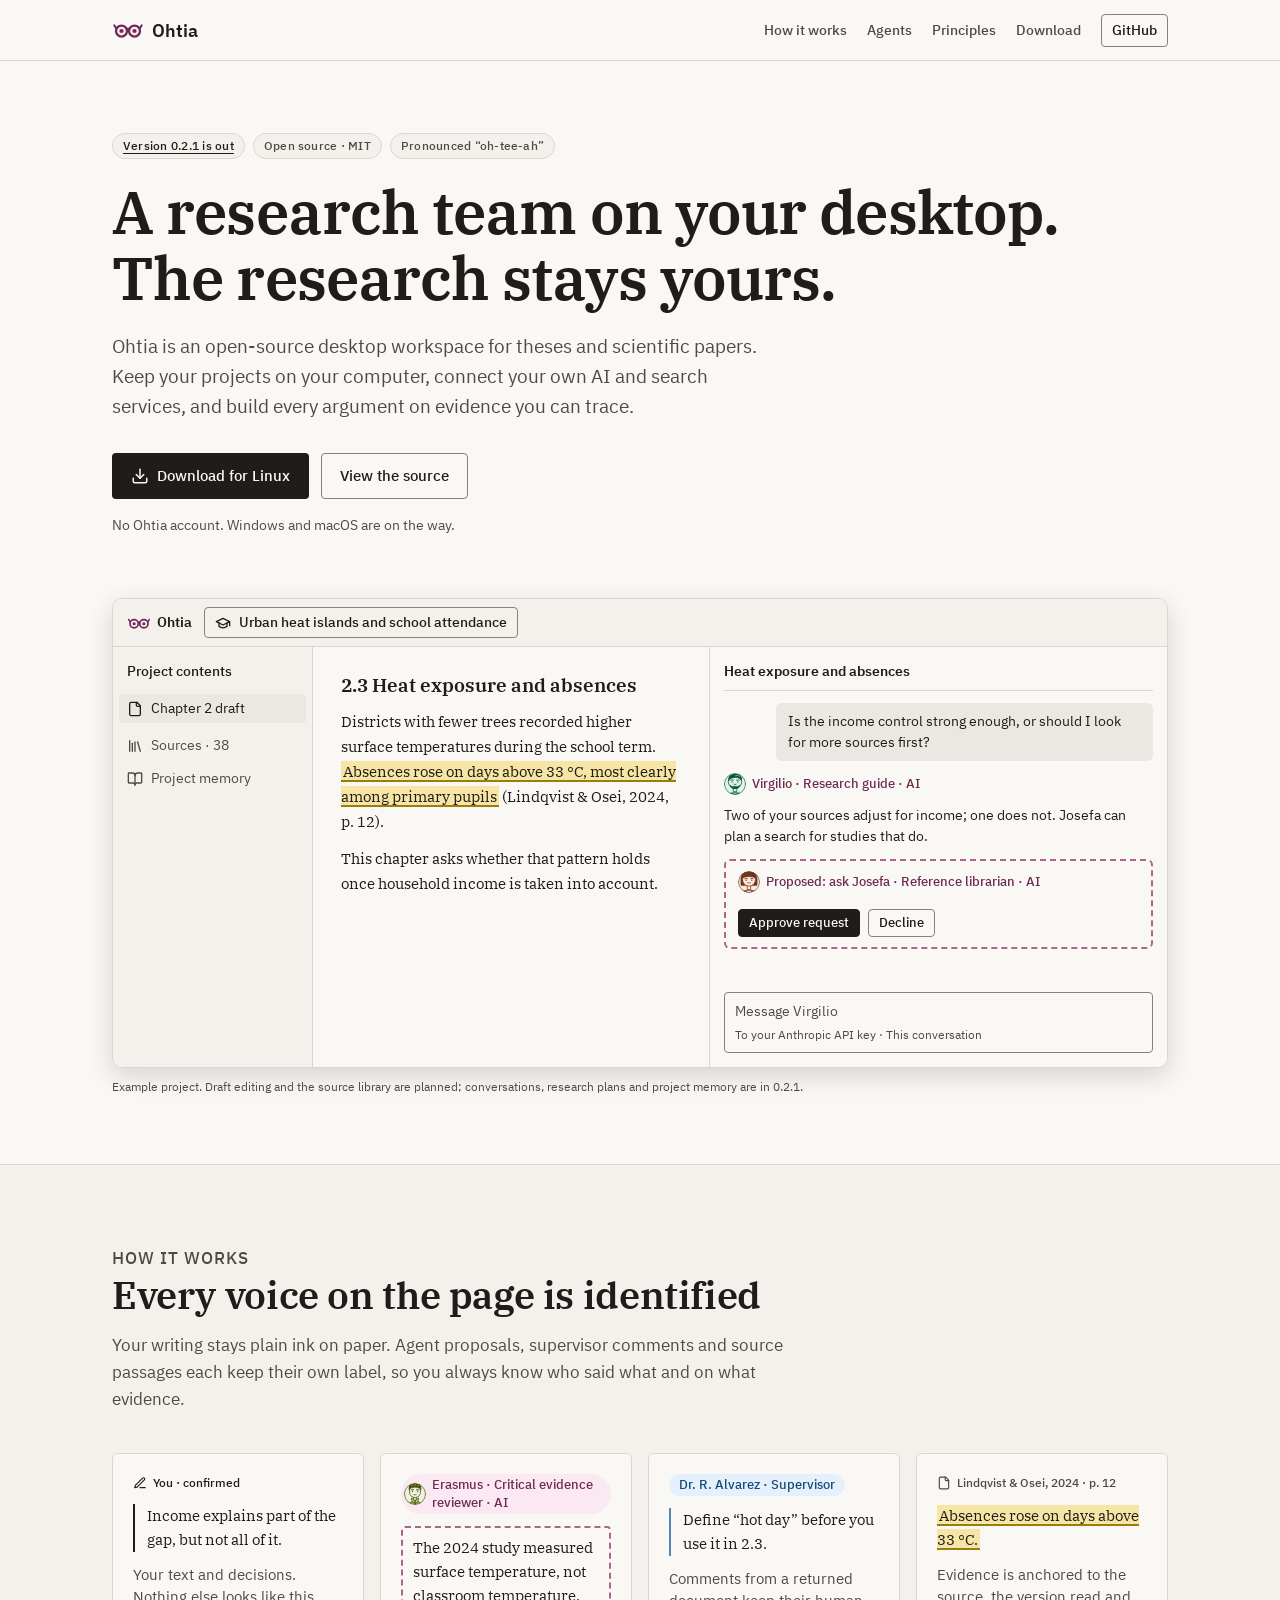
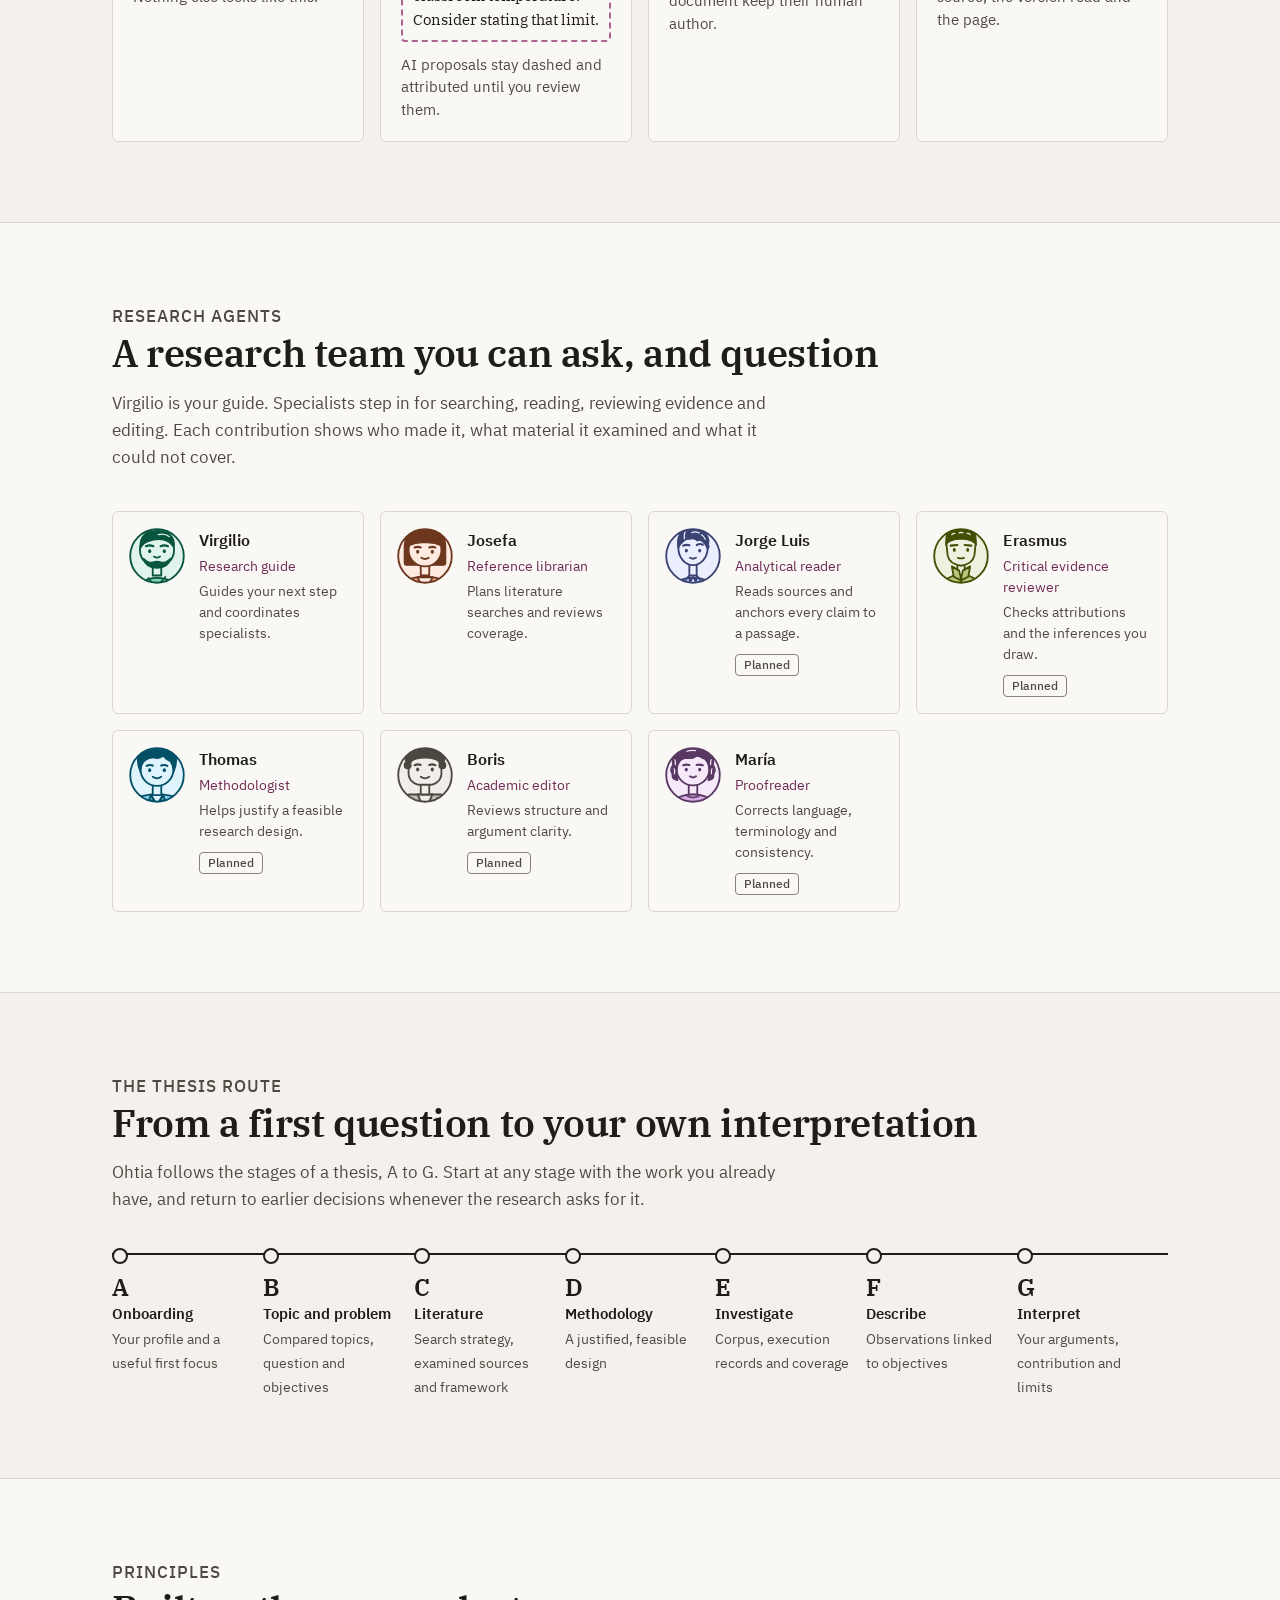
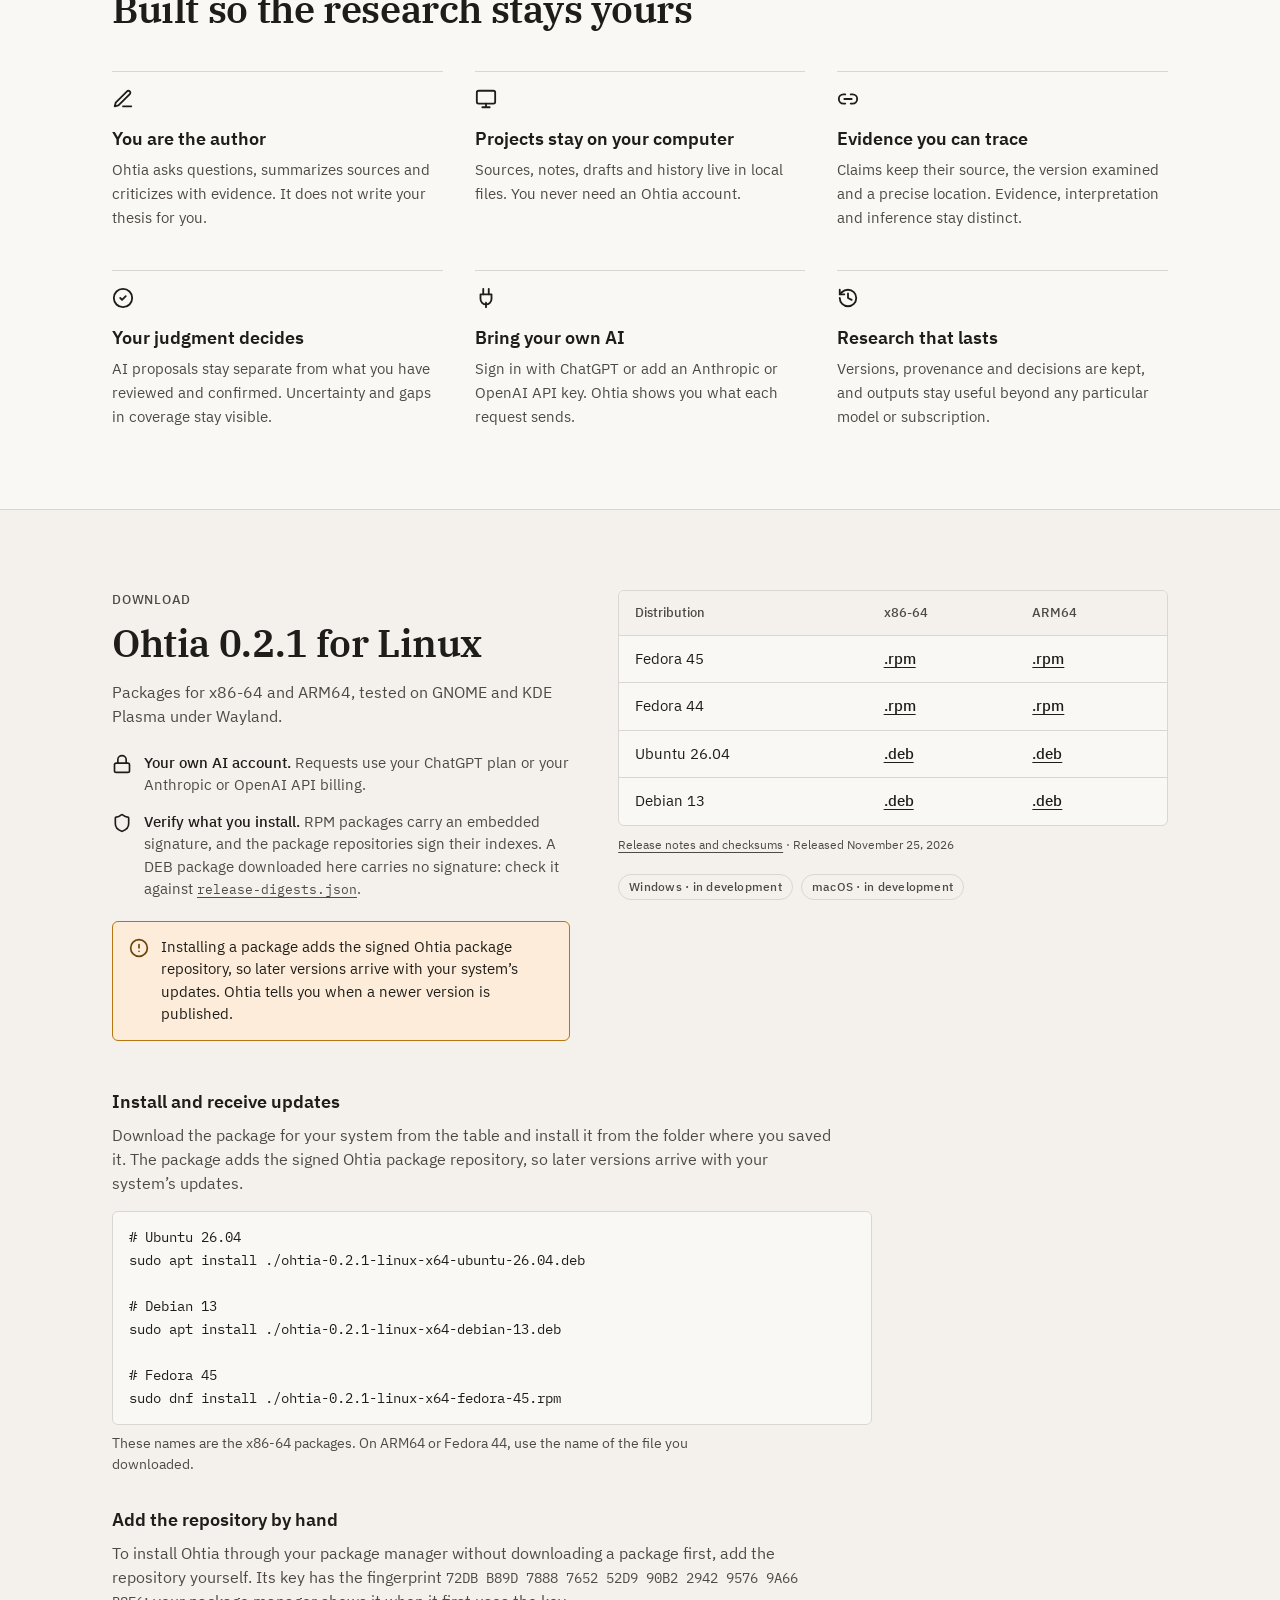
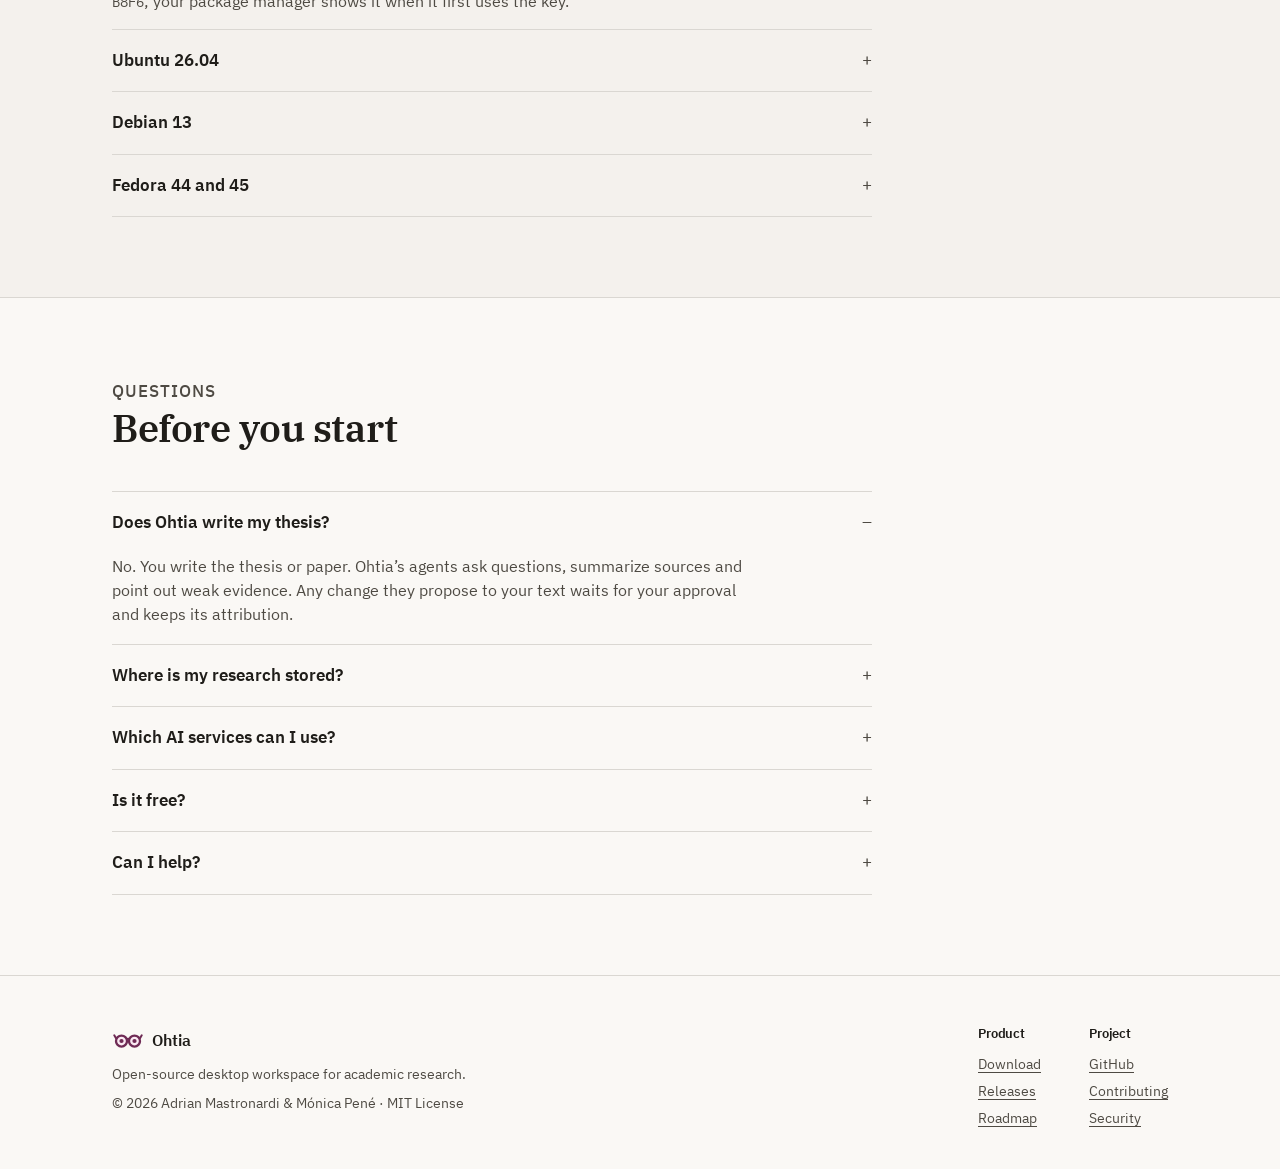
<file: public/index.html>
<!doctype html>
<html lang="en">
<head>
<meta charset="utf-8">
<meta name="viewport" content="width=device-width, initial-scale=1, viewport-fit=cover">
<title>Ohtia · Open-source desktop workspace for academic research</title>
<meta name="description" content="Ohtia is an open-source desktop workspace for theses and scientific papers. Keep your projects on your computer, connect your own AI and search services, and build every argument on evidence you can trace.">
<meta name="color-scheme" content="light dark">
<meta name="theme-color" content="#faf8f5" media="(prefers-color-scheme: light)">
<meta name="theme-color" content="#151411" media="(prefers-color-scheme: dark)">
<link rel="canonical" href="https://www.ohtia.com/">
<link rel="icon" href="favicon.ico" sizes="any">
<link rel="icon" href="assets/favicon-32.png" type="image/png" sizes="32x32">
<link rel="icon" href="assets/glasses.svg" type="image/svg+xml">
<link rel="apple-touch-icon" href="assets/apple-touch-icon.png">
<meta property="og:type" content="website">
<meta property="og:url" content="https://www.ohtia.com/">
<meta property="og:title" content="Ohtia">
<meta property="og:description" content="A research team on your desktop. The research stays yours.">
<meta property="og:image" content="https://www.ohtia.com/assets/apple-touch-icon.png">
<link rel="preload" href="assets/fonts/IBMPlexSans-Regular.woff2" as="font" type="font/woff2" crossorigin>
<link rel="preload" href="assets/fonts/IBMPlexSerif-SemiBold.woff2" as="font" type="font/woff2" crossorigin>
<link rel="stylesheet" href="styles.css">
</head>
<body>
<a class="skip-link" href="#content">Skip to content</a>
<header class="site-header">
  <div class="wrap">
    <a class="brand" href="#top"><img src="assets/glasses.svg" alt="">Ohtia</a>
    <nav class="nav" aria-label="Main">
      <a href="#voices">How it works</a>
      <a href="#agents">Agents</a>
      <a href="#principles">Principles</a>
      <a class="nav-download" href="#download">Download</a>
      <a class="gh" href="https://github.com/ohtia/ohtia">GitHub</a>
    </nav>
  </div>
</header>

<main id="top">
<div id="content" tabindex="-1"></div>
  <section class="hero" id="hero">
    <div class="wrap hero-grid">
      <div class="hero-copy">
        <div class="eyebrow">
          <span class="chip"><a href="https://github.com/ohtia/ohtia/releases/tag/v0.2.1">Version 0.2.1 is out</a></span>
          <span class="chip">Open source · MIT</span>
          <span class="chip">Pronounced “oh-tee-ah”</span>
        </div>
        <h1>A research team on your desktop.<br> The research stays&nbsp;yours.</h1>
        <p class="lede">Ohtia is an open-source desktop workspace for theses and scientific papers. Keep your projects on your computer, connect your own AI and search services, and build every argument on evidence you can trace.</p>
        <div class="cta-row">
          <a class="btn btn-primary" href="#download">
            <svg viewBox="0 0 24 24" fill="none" stroke="currentColor" stroke-width="2" stroke-linecap="round" stroke-linejoin="round" aria-hidden="true"><path d="M12 15V3"/><path d="m7 10 5 5 5-5"/><path d="M21 15v4a2 2 0 0 1-2 2H5a2 2 0 0 1-2-2v-4"/></svg>
            Download for Linux
          </a>
          <a class="btn btn-secondary" href="https://github.com/ohtia/ohtia">View the source</a>
        </div>
        <p class="cta-note">No Ohtia account. Windows and macOS are on the way.</p>
      </div>

      <div class="hero-visual">
        <div class="vis-app">
          <div class="app" role="img" aria-label="The Ohtia workspace: a draft on the left and a conversation with Virgilio, the research guide, on the right.">
            <div class="app-bar">
              <div class="logo"><img src="assets/glasses.svg" alt="">Ohtia</div>
              <div class="project-select">
                <svg width="16" height="16" viewBox="0 0 24 24" fill="none" stroke="currentColor" stroke-width="2" stroke-linecap="round" stroke-linejoin="round" aria-hidden="true"><path d="M22 10v6M2 10l10-5 10 5-10 5z"/><path d="M6 12v5c3 3 9 3 12 0v-5"/></svg>
                <span>Urban heat islands and school attendance</span>
              </div>
            </div>
            <div class="app-body">
              <div class="app-side">
                <b>Project contents</b>
                <div class="item sel"><svg viewBox="0 0 24 24" fill="none" stroke="currentColor" stroke-width="2" stroke-linecap="round" stroke-linejoin="round"><path d="M15 2H6a2 2 0 0 0-2 2v16a2 2 0 0 0 2 2h12a2 2 0 0 0 2-2V7Z"/><path d="M14 2v4a2 2 0 0 0 2 2h4"/></svg>Chapter 2 draft</div>
                <div class="item"><svg viewBox="0 0 24 24" fill="none" stroke="currentColor" stroke-width="2" stroke-linecap="round" stroke-linejoin="round"><path d="m16 6 4 14"/><path d="M12 6v14"/><path d="M8 8v12"/><path d="M4 4v16"/></svg>Sources · 38</div>
                <div class="item"><svg viewBox="0 0 24 24" fill="none" stroke="currentColor" stroke-width="2" stroke-linecap="round" stroke-linejoin="round"><path d="M12 7v14"/><path d="M3 18a1 1 0 0 1-1-1V4a1 1 0 0 1 1-1h5a4 4 0 0 1 4 4 4 4 0 0 1 4-4h5a1 1 0 0 1 1 1v13a1 1 0 0 1-1 1h-6a3 3 0 0 0-3 3 3 3 0 0 0-3-3z"/></svg>Project memory</div>
              </div>
              <div class="app-doc">
                <h4>2.3 Heat exposure and absences</h4>
                <p>Districts with fewer trees recorded higher surface temperatures during the school term. <span class="evidence">Absences rose on days above 33 °C, most clearly among primary pupils</span> (Lindqvist &amp; Osei, 2024, p. 12).</p>
                <p>This chapter asks whether that pattern holds once household income is taken into account.</p>
              </div>
              <div class="app-chat">
                <div class="head">Heat exposure and absences</div>
                <div class="msg me">Is the income control strong enough, or should I look for more sources first?</div>
                <div class="msg">
                  <span class="voice"><img src="assets/agents/virgilio.svg" alt="">Virgilio · Research guide · AI</span>
                  <p>Two of your sources adjust for income; one does not. Josefa can plan a search for studies that do.</p>
                </div>
                <div class="proposal">
                  <span class="voice"><img src="assets/agents/josefa.svg" alt="">Proposed: ask Josefa · Reference librarian · AI</span>
                  <div class="row"><span class="mini-btn primary">Approve request</span><span class="mini-btn">Decline</span></div>
                </div>
                <div class="composer">Message Virgilio<small>To your Anthropic API key · This conversation</small></div>
              </div>
            </div>
          </div>
          <p class="caption">Example project. Draft editing and the source library are planned; conversations, research plans and project memory are in 0.2.1.</p>
        </div>
      </div>
    </div>
  </section>

  <section class="band panel" id="voices">
    <div class="wrap">
      <div class="section-head">
        <p class="kicker">How it works</p>
        <h2>Every voice on the page is identified</h2>
        <p>Your writing stays plain ink on paper. Agent proposals, supervisor comments and source passages each keep their own label, so you always know who said what and on what evidence.</p>
      </div>
      <div class="voices">
        <div class="voice-card">
          <span class="tag self"><svg width="14" height="14" viewBox="0 0 24 24" fill="none" stroke="currentColor" stroke-width="2" stroke-linecap="round" stroke-linejoin="round" aria-hidden="true"><path d="M12 20h9"/><path d="M16.4 3.6a2 2 0 0 1 3 3L7 19l-4 1 1-4Z"/></svg>You · confirmed</span>
          <div class="sample confirmed">Income explains part of the gap, but not all of it.</div>
          <p>Your text and decisions. Nothing else looks like this.</p>
        </div>
        <div class="voice-card">
          <span class="voice pill"><img src="assets/agents/erasmus.svg" alt="">Erasmus · Critical evidence reviewer · AI</span>
          <div class="sample proposed">The 2024 study measured surface temperature, not classroom temperature. Consider stating that limit.</div>
          <p>AI proposals stay dashed and attributed until you review them.</p>
        </div>
        <div class="voice-card">
          <span class="voice tutor">Dr. R. Alvarez · Supervisor</span>
          <div class="sample tutor">Define “hot day” before you use it in 2.3.</div>
          <p>Comments from a returned document keep their human author.</p>
        </div>
        <div class="voice-card">
          <span class="tag"><svg width="14" height="14" viewBox="0 0 24 24" fill="none" stroke="currentColor" stroke-width="2" stroke-linecap="round" stroke-linejoin="round" aria-hidden="true"><path d="M15 2H6a2 2 0 0 0-2 2v16a2 2 0 0 0 2 2h12a2 2 0 0 0 2-2V7Z"/><path d="M14 2v4a2 2 0 0 0 2 2h4"/></svg>Lindqvist &amp; Osei, 2024 · p. 12</span>
          <div class="sample"><span class="evidence">Absences rose on days above 33 °C.</span></div>
          <p>Evidence is anchored to the source, the version read and the page.</p>
        </div>
      </div>
    </div>
  </section>

  <section class="band" id="agents">
    <div class="wrap">
      <div class="section-head">
        <p class="kicker">Research agents</p>
        <h2>A research team you can ask, and question</h2>
        <p>Virgilio is your guide. Specialists step in for searching, reading, reviewing evidence and editing. Each contribution shows who made it, what material it examined and what it could not cover.</p>
      </div>
      <div class="agents">
        <div class="agent"><img src="assets/agents/virgilio.svg" alt=""><span class="name">Virgilio</span><span class="role">Research guide</span><span class="does">Guides your next step and coordinates specialists.</span></div>
        <div class="agent"><img src="assets/agents/josefa.svg" alt=""><span class="name">Josefa</span><span class="role">Reference librarian</span><span class="does">Plans literature searches and reviews coverage.</span></div>
        <div class="agent"><img src="assets/agents/jorge-luis.svg" alt=""><span class="name">Jorge Luis</span><span class="role">Analytical reader</span><span class="does">Reads sources and anchors every claim to a passage.</span><span class="status">Planned</span></div>
        <div class="agent"><img src="assets/agents/erasmus.svg" alt=""><span class="name">Erasmus</span><span class="role">Critical evidence reviewer</span><span class="does">Checks attributions and the inferences you draw.</span><span class="status">Planned</span></div>
        <div class="agent"><img src="assets/agents/thomas.svg" alt=""><span class="name">Thomas</span><span class="role">Methodologist</span><span class="does">Helps justify a feasible research design.</span><span class="status">Planned</span></div>
        <div class="agent"><img src="assets/agents/boris.svg" alt=""><span class="name">Boris</span><span class="role">Academic editor</span><span class="does">Reviews structure and argument clarity.</span><span class="status">Planned</span></div>
        <div class="agent"><img src="assets/agents/maria.svg" alt=""><span class="name">María</span><span class="role">Proofreader</span><span class="does">Corrects language, terminology and consistency.</span><span class="status">Planned</span></div>
      </div>
    </div>
  </section>

  <section class="band panel" id="workflow">
    <div class="wrap">
      <div class="section-head">
        <p class="kicker">The thesis route</p>
        <h2>From a first question to your own interpretation</h2>
        <p>Ohtia follows the stages of a thesis, A to G. Start at any stage with the work you already have, and return to earlier decisions whenever the research asks for it.</p>
      </div>
      <ol class="stages">
        <li><span class="letter">A</span><span class="t">Onboarding</span><span class="d">Your profile and a useful first focus</span></li>
        <li><span class="letter">B</span><span class="t">Topic and problem</span><span class="d">Compared topics, question and objectives</span></li>
        <li><span class="letter">C</span><span class="t">Literature</span><span class="d">Search strategy, examined sources and framework</span></li>
        <li><span class="letter">D</span><span class="t">Methodology</span><span class="d">A justified, feasible design</span></li>
        <li><span class="letter">E</span><span class="t">Investigate</span><span class="d">Corpus, execution records and coverage</span></li>
        <li><span class="letter">F</span><span class="t">Describe</span><span class="d">Observations linked to objectives</span></li>
        <li><span class="letter">G</span><span class="t">Interpret</span><span class="d">Your arguments, contribution and limits</span></li>
      </ol>
    </div>
  </section>

  <section class="band" id="principles">
    <div class="wrap">
      <div class="section-head">
        <p class="kicker">Principles</p>
        <h2>Built so the research stays yours</h2>
      </div>
      <div class="principles">
        <div class="principle"><svg viewBox="0 0 24 24" fill="none" stroke="currentColor" stroke-width="2" stroke-linecap="round" stroke-linejoin="round" aria-hidden="true"><path d="M12 20h9"/><path d="M16.4 3.6a2 2 0 0 1 3 3L7 19l-4 1 1-4Z"/></svg><h3>You are the author</h3><p>Ohtia asks questions, summarizes sources and criticizes with evidence. It does not write your thesis for you.</p></div>
        <div class="principle"><svg viewBox="0 0 24 24" fill="none" stroke="currentColor" stroke-width="2" stroke-linecap="round" stroke-linejoin="round" aria-hidden="true"><rect width="20" height="14" x="2" y="3" rx="2"/><path d="M8 21h8M12 17v4"/></svg><h3>Projects stay on your computer</h3><p>Sources, notes, drafts and history live in local files. You never need an Ohtia account.</p></div>
        <div class="principle"><svg viewBox="0 0 24 24" fill="none" stroke="currentColor" stroke-width="2" stroke-linecap="round" stroke-linejoin="round" aria-hidden="true"><path d="M9 17H7A5 5 0 0 1 7 7h2"/><path d="M15 7h2a5 5 0 1 1 0 10h-2"/><path d="M8 12h8"/></svg><h3>Evidence you can trace</h3><p>Claims keep their source, the version examined and a precise location. Evidence, interpretation and inference stay distinct.</p></div>
        <div class="principle"><svg viewBox="0 0 24 24" fill="none" stroke="currentColor" stroke-width="2" stroke-linecap="round" stroke-linejoin="round" aria-hidden="true"><path d="M9 12l2 2 4-4"/><circle cx="12" cy="12" r="10"/></svg><h3>Your judgment decides</h3><p>AI proposals stay separate from what you have reviewed and confirmed. Uncertainty and gaps in coverage stay visible.</p></div>
        <div class="principle"><svg viewBox="0 0 24 24" fill="none" stroke="currentColor" stroke-width="2" stroke-linecap="round" stroke-linejoin="round" aria-hidden="true"><path d="M12 22v-5"/><path d="M9 8V2M15 8V2"/><path d="M18 8v5a6 6 0 0 1-12 0V8Z"/></svg><h3>Bring your own AI</h3><p>Sign in with ChatGPT or add an Anthropic or OpenAI API key. Ohtia shows you what each request sends.</p></div>
        <div class="principle"><svg viewBox="0 0 24 24" fill="none" stroke="currentColor" stroke-width="2" stroke-linecap="round" stroke-linejoin="round" aria-hidden="true"><path d="M3 12a9 9 0 1 0 9-9 9.75 9.75 0 0 0-6.74 2.74L3 8"/><path d="M3 3v5h5"/><path d="M12 7v5l4 2"/></svg><h3>Research that lasts</h3><p>Versions, provenance and decisions are kept, and outputs stay useful beyond any particular model or subscription.</p></div>
      </div>
    </div>
  </section>

  <section class="band panel" id="download">
    <div class="wrap dl-grid">
      <div>
        <p class="kicker">Download</p>
        <h2>Ohtia 0.2.1 for Linux</h2>
        <p class="dl-intro">Packages for x86-64 and ARM64, tested on GNOME and KDE Plasma under Wayland.</p>
        <ul class="facts">
          <li><svg viewBox="0 0 24 24" fill="none" stroke="currentColor" stroke-width="2" stroke-linecap="round" stroke-linejoin="round" aria-hidden="true"><rect width="18" height="11" x="3" y="11" rx="2"/><path d="M7 11V7a5 5 0 0 1 10 0v4"/></svg><span><b>Your own AI account.</b> Requests use your ChatGPT plan or your Anthropic or OpenAI API billing.</span></li>
          <li><svg viewBox="0 0 24 24" fill="none" stroke="currentColor" stroke-width="2" stroke-linecap="round" stroke-linejoin="round" aria-hidden="true"><path d="M20 13c0 5-3.5 7.5-7.66 8.95a1 1 0 0 1-.67-.01C7.5 20.5 4 18 4 13V6a1 1 0 0 1 1-1c2 0 4.5-1.2 6.24-2.72a1.17 1.17 0 0 1 1.52 0C14.51 3.81 17 5 19 5a1 1 0 0 1 1 1z"/></svg><span><b>Verify what you install.</b> RPM packages carry an embedded signature, and the package repositories sign their indexes. A DEB package downloaded here carries no signature: check it against <a href="https://github.com/ohtia/ohtia/releases/download/v0.2.1/release-digests.json"><code>release-digests.json</code></a>.</span></li>
        </ul>
        <div class="notice" role="note">
          <svg viewBox="0 0 24 24" fill="none" stroke="currentColor" stroke-width="2" stroke-linecap="round" stroke-linejoin="round" aria-hidden="true"><circle cx="12" cy="12" r="10"/><path d="M12 8v4M12 16h.01"/></svg>
          <p>Installing a package adds the signed Ohtia package repository, so later versions arrive with your system’s updates. Ohtia tells you when a newer version is published.</p>
        </div>
      </div>
      <div>
        <div class="table-wrap">
          <table>
            <thead><tr><th>Distribution</th><th>x86-64</th><th>ARM64</th></tr></thead>
            <tbody>
              <tr><td>Fedora 45</td><td><a href="https://github.com/ohtia/ohtia/releases/download/v0.2.1/ohtia-0.2.1-linux-x64-fedora-45.rpm" aria-label="Download for Fedora 45, x86-64 (.rpm)">.rpm</a></td><td><a href="https://github.com/ohtia/ohtia/releases/download/v0.2.1/ohtia-0.2.1-linux-arm64-fedora-45.rpm" aria-label="Download for Fedora 45, ARM64 (.rpm)">.rpm</a></td></tr>
              <tr><td>Fedora 44</td><td><a href="https://github.com/ohtia/ohtia/releases/download/v0.2.1/ohtia-0.2.1-linux-x64-fedora-44.rpm" aria-label="Download for Fedora 44, x86-64 (.rpm)">.rpm</a></td><td><a href="https://github.com/ohtia/ohtia/releases/download/v0.2.1/ohtia-0.2.1-linux-arm64-fedora-44.rpm" aria-label="Download for Fedora 44, ARM64 (.rpm)">.rpm</a></td></tr>
              <tr><td>Ubuntu 26.04</td><td><a href="https://github.com/ohtia/ohtia/releases/download/v0.2.1/ohtia-0.2.1-linux-x64-ubuntu-26.04.deb" aria-label="Download for Ubuntu 26.04, x86-64 (.deb)">.deb</a></td><td><a href="https://github.com/ohtia/ohtia/releases/download/v0.2.1/ohtia-0.2.1-linux-arm64-ubuntu-26.04.deb" aria-label="Download for Ubuntu 26.04, ARM64 (.deb)">.deb</a></td></tr>
              <tr><td>Debian 13</td><td><a href="https://github.com/ohtia/ohtia/releases/download/v0.2.1/ohtia-0.2.1-linux-x64-debian-13.deb" aria-label="Download for Debian 13, x86-64 (.deb)">.deb</a></td><td><a href="https://github.com/ohtia/ohtia/releases/download/v0.2.1/ohtia-0.2.1-linux-arm64-debian-13.deb" aria-label="Download for Debian 13, ARM64 (.deb)">.deb</a></td></tr>
            </tbody>
          </table>
        </div>
        <p class="caption"><a href="https://github.com/ohtia/ohtia/releases/tag/v0.2.1">Release notes and checksums</a> · Released November 25, 2026</p>
        <div class="platforms"><span class="chip">Windows · in development</span><span class="chip">macOS · in development</span></div>
      </div>
    </div>
    <div class="wrap repo" id="repository">
      <h3>Install and receive updates</h3>
      <p>Download the package for your system from the table and install it from the folder where you saved it. The package adds the signed Ohtia package repository, so later versions arrive with your system’s updates.</p>
<pre><code># Ubuntu 26.04
sudo apt install ./ohtia-0.2.1-linux-x64-ubuntu-26.04.deb

# Debian 13
sudo apt install ./ohtia-0.2.1-linux-x64-debian-13.deb

# Fedora 45
sudo dnf install ./ohtia-0.2.1-linux-x64-fedora-45.rpm</code></pre>
      <p>These names are the x86-64 packages. On ARM64 or Fedora 44, use the name of the file you downloaded.</p>
      <h3>Add the repository by hand</h3>
      <p>To install Ohtia through your package manager without downloading a package first, add the repository yourself. Its key has the fingerprint <code>72DB B89D 7888 7652 52D9 90B2 2942 9576 9A66 B8F6</code>; your package manager shows it when it first uses the key.</p>
      <div class="faq">
        <details><summary>Ubuntu 26.04</summary>
<pre><code>sudo wget -qO /usr/share/keyrings/ohtia-archive-keyring.asc \
  https://raw.githubusercontent.com/ohtia/ohtia/v0.2.1/config/release/signing-key.asc

sudo tee /etc/apt/sources.list.d/ohtia.sources &lt;&lt;'EOF'
Types: deb
URIs: https://packages.ohtia.com/stable/ubuntu/
Suites: ./
Signed-By: /usr/share/keyrings/ohtia-archive-keyring.asc
EOF

sudo apt update &amp;&amp; sudo apt install ohtia</code></pre>
        </details>
        <details><summary>Debian 13</summary>
<pre><code>sudo wget -qO /usr/share/keyrings/ohtia-archive-keyring.asc \
  https://raw.githubusercontent.com/ohtia/ohtia/v0.2.1/config/release/signing-key.asc

sudo tee /etc/apt/sources.list.d/ohtia.sources &lt;&lt;'EOF'
Types: deb
URIs: https://packages.ohtia.com/stable/debian/
Suites: ./
Signed-By: /usr/share/keyrings/ohtia-archive-keyring.asc
EOF

sudo apt update &amp;&amp; sudo apt install ohtia</code></pre>
        </details>
        <details><summary>Fedora 44 and 45</summary>
<pre><code>sudo curl -fsSL -o /etc/pki/rpm-gpg/RPM-GPG-KEY-ohtia \
  https://raw.githubusercontent.com/ohtia/ohtia/v0.2.1/config/release/signing-key.asc

sudo tee /etc/yum.repos.d/ohtia.repo &lt;&lt;'EOF'
[ohtia]
name=Ohtia
baseurl=https://packages.ohtia.com/stable/fedora/$releasever/
enabled=1
gpgcheck=1
repo_gpgcheck=1
gpgkey=file:///etc/pki/rpm-gpg/RPM-GPG-KEY-ohtia
EOF

sudo dnf install ohtia</code></pre>
          <p>If Ohtia is already installed from a downloaded package, run <code>sudo dnf upgrade ohtia</code> instead.</p>
        </details>
      </div>
    </div>
    </div>
  </section>

  <section class="band" id="faq">
    <div class="wrap">
      <div class="section-head"><p class="kicker">Questions</p><h2>Before you start</h2></div>
      <div class="faq">
        <details open><summary>Does Ohtia write my thesis?</summary><p>No. You write the thesis or paper. Ohtia’s agents ask questions, summarize sources and point out weak evidence. Any change they propose to your text waits for your approval and keeps its attribution.</p></details>
        <details><summary>Where is my research stored?</summary><p>On your computer. Ohtia does not need an account. When you use an AI or search connection, the request goes to that service, and Ohtia shows you what it sends before it does.</p></details>
        <details><summary>Which AI services can I use?</summary><p>Version 0.2.1 supports signing in with ChatGPT and Anthropic or OpenAI API keys. Sign-ins and keys are kept in your operating system’s credential store. More services will be added through adapters.</p></details>
        <details><summary>Is it free?</summary><p>Ohtia is open source under the MIT license. The AI service you connect bills you through your own plan or API key.</p></details>
        <details><summary>Can I help?</summary><p>Yes. Read the contributing guide on GitHub. Help with translations and reviewing linguistic quality is especially welcome.</p></details>
      </div>
    </div>
  </section>
</main>

<footer>
  <div class="wrap">
    <div>
      <a class="brand" href="#top"><img src="assets/glasses.svg" alt="">Ohtia</a>
      <div>Open-source desktop workspace for academic research.</div>
      <div class="footer-legal">© 2026 Adrian Mastronardi &amp; Mónica Pené · MIT License</div>
    </div>
    <div class="cols">
      <div><h2 class="footer-title">Product</h2><ul><li><a href="#download">Download</a></li><li><a href="https://github.com/ohtia/ohtia/releases">Releases</a></li><li><a href="https://github.com/ohtia/ohtia/blob/main/docs/product-roadmap.md">Roadmap</a></li></ul></div>
      <div><h2 class="footer-title">Project</h2><ul><li><a href="https://github.com/ohtia/ohtia">GitHub</a></li><li><a href="https://github.com/ohtia/ohtia/blob/main/CONTRIBUTING.md">Contributing</a></li><li><a href="https://github.com/ohtia/ohtia/blob/main/SECURITY.md">Security</a></li></ul></div>
    </div>
  </div>
</footer>
</body>
</html>
</file>
<file: public/styles.css>
@font-face { font-family: "IBM Plex Sans"; src: url("assets/fonts/IBMPlexSans-Regular.woff2") format("woff2"); font-weight: 400; font-style: normal; font-display: swap; }
@font-face { font-family: "IBM Plex Sans"; src: url("assets/fonts/IBMPlexSans-Medium.woff2") format("woff2"); font-weight: 500; font-style: normal; font-display: swap; }
@font-face { font-family: "IBM Plex Sans"; src: url("assets/fonts/IBMPlexSans-SemiBold.woff2") format("woff2"); font-weight: 600; font-style: normal; font-display: swap; }
@font-face { font-family: "IBM Plex Serif"; src: url("assets/fonts/IBMPlexSerif-Regular.woff2") format("woff2"); font-weight: 400; font-style: normal; font-display: swap; }
@font-face { font-family: "IBM Plex Serif"; src: url("assets/fonts/IBMPlexSerif-SemiBold.woff2") format("woff2"); font-weight: 600; font-style: normal; font-display: swap; }
@font-face { font-family: "IBM Plex Mono"; src: url("assets/fonts/IBMPlexMono-Regular.woff2") format("woff2"); font-weight: 400; font-style: normal; font-display: swap; }
/* IBM Plex: SIL Open Font License 1.1, see assets/fonts/OFL.txt */

/* Ohtia website. Layout: a reading page. One 1120px column, generous section breaks, the app itself as the hero object.
   Tokens are the Ohtia design system's semantic tokens (docs/design-system.md), light then dark. */
:root {
  --surface-page: #faf8f5;
  --surface-panel: #f4f1ed;
  --surface-emphasis: #ebe7e2;
  --content-primary: #1f1d19;
  --content-secondary: #4e4a43;
  --border-subtle: #dad7d2;
  --border-control: #87827b;
  --border-strong: #1f1d19;
  --action-surface: #1f1d19;
  --action-hover: #35322e;
  --action-content: #faf8f5;
  --ohtia-content: #6f2b55;
  --ohtia-surface: #fae9f2;
  --ohtia-border: #ae648f;
  --tutor-content: #184a75;
  --tutor-surface: #e4f0fc;
  --tutor-border: #5385b4;
  --evidence-surface: #f6e5a4;
  --evidence-line: #977e0d;
  --attention-content: #6b4306;
  --attention-surface: #fcecd9;
  --attention-border: #b77610;
  --shadow: 0 8px 24px rgb(31 29 25 / 0.16);

  --font-ui: "IBM Plex Sans", "Noto Sans", system-ui, sans-serif;
  --font-doc: "IBM Plex Serif", Georgia, "Times New Roman", serif;
  --font-code: "IBM Plex Mono", ui-monospace, Menlo, monospace;
  --font-display: var(--font-doc);

  --r-small: 4px; --r-medium: 6px; --r-large: 10px;
  --ease: cubic-bezier(0.2, 0, 0, 1);
}
@media (prefers-color-scheme: dark) {
  :root {
    --surface-page: #151411; --surface-panel: #1a1815; --surface-emphasis: #262420;
    --content-primary: #ebe7e2; --content-secondary: #c1bdb7;
    --border-subtle: #35322e; --border-control: #87827b; --border-strong: #ebe7e2;
    --action-surface: #ebe7e2; --action-hover: #c1bdb7; --action-content: #151411;
    --ohtia-content: #edaed1; --ohtia-surface: #341e2b; --ohtia-border: #be79a0;
    --tutor-content: #a1c9f0; --tutor-surface: #182837; --tutor-border: #6a97c1;
    --evidence-surface: #483c0d; --evidence-line: #bca341;
    --attention-content: #f5bf81; --attention-surface: #37250e; --attention-border: #c78a3b;
    --shadow: none;
    color-scheme: dark;
  }
}

* { box-sizing: border-box; }
html { scroll-padding-top: 72px; }
body { margin: 0; }
img { max-width: 100%; }
[hidden] { display: none !important; }
body {
  background: var(--surface-page);
  color: var(--content-primary);
  font: 400 16px/1.5 var(--font-ui);
  -webkit-font-smoothing: antialiased;
}
::selection { background: #c1dbf4; color: #1f1d19; }
a { color: inherit; text-decoration: underline; text-underline-offset: 3px; text-decoration-thickness: 1px; }
a:hover { text-decoration-thickness: 2px; }
:focus-visible { outline: 3px solid var(--content-primary); outline-offset: 2px; border-radius: 2px; }
code { font-family: var(--font-code); font-size: 0.875em; }

.wrap {
  max-width: 1120px; margin: 0 auto;
  padding-left: max(16px, env(safe-area-inset-left, 0px));
  padding-right: max(16px, env(safe-area-inset-right, 0px));
}
@media (min-width: 720px) { .wrap { padding-left: max(32px, env(safe-area-inset-left, 0px)); padding-right: max(32px, env(safe-area-inset-right, 0px)); } }

/* ---------- Skip link ---------- */
.skip-link {
  position: absolute; left: 16px; top: -100px; z-index: 20;
  background: var(--action-surface); color: var(--action-content);
  padding: 8px 14px; border-radius: var(--r-small); font-weight: 500; text-decoration: none;
}
.skip-link:focus { top: calc(8px + env(safe-area-inset-top, 0px)); }
#content { outline: none; }

/* ---------- Header ---------- */
body::before { content: ""; position: fixed; inset: 0 0 auto; height: env(safe-area-inset-top, 0px); z-index: 10; background: var(--surface-page); }
.site-header {
  position: sticky; top: env(safe-area-inset-top, 0px); z-index: 10;
  background: var(--surface-page);
  border-bottom: 1px solid var(--border-subtle);
}
.site-header .wrap { display: flex; align-items: center; gap: 24px; height: 60px; }
.brand { display: flex; align-items: center; gap: 8px; text-decoration: none; font-weight: 600; font-size: 18px; }
.brand img { width: 32px; height: 32px; }
.nav { display: flex; gap: 20px; margin-left: auto; align-items: center; font-size: 14px; font-weight: 500; }
.nav a { text-decoration: none; color: var(--content-secondary); }
.nav a:hover { color: var(--content-primary); text-decoration: underline; }
.nav .gh { color: var(--content-primary); border: 1px solid var(--border-control); border-radius: var(--r-small); padding: 5px 10px; }
@media (max-width: 720px) { .nav { gap: 16px; } .nav a:not(.gh):not(.nav-download) { display: none; } }

/* ---------- Buttons ---------- */
.btn {
  display: inline-flex; align-items: center; gap: 8px;
  font: 500 15px/20px var(--font-ui);
  padding: 12px 18px; border-radius: var(--r-small);
  text-decoration: none; border: 1px solid transparent;
  transition: background-color 120ms var(--ease);
}
.btn-primary { background: var(--action-surface); color: var(--action-content); }
.btn-primary:hover { background: var(--action-hover); text-decoration: none; }
.btn-secondary { border-color: var(--border-control); color: var(--content-primary); }
.btn-secondary:hover { background: var(--surface-emphasis); text-decoration: none; }
.btn svg { width: 18px; height: 18px; flex: none; }

/* ---------- Hero ---------- */
.hero { padding-block: 72px 56px; }
.hero-grid { display: grid; gap: 48px; align-items: center; grid-template-columns: minmax(0, 1fr); }
.eyebrow { display: flex; flex-wrap: wrap; gap: 8px; margin-bottom: 20px; }
.chip {
  font: 500 12px/18px var(--font-ui); letter-spacing: 0.02em;
  color: var(--content-secondary);
  border: 1px solid var(--border-subtle); border-radius: 9999px; padding: 3px 10px;
  background: var(--surface-panel);
}
.chip a { color: var(--content-primary); }
h1 {
  font: 600 clamp(36px, 5.6vw, 60px)/1.1 var(--font-display);
  letter-spacing: -0.015em; margin: 0 0 20px; text-wrap: balance;
}
.lede { font-size: 19px; line-height: 30px; color: var(--content-secondary); max-width: 34em; margin: 0 0 32px; }
.cta-row { display: flex; flex-wrap: wrap; gap: 12px; align-items: center; }
.cta-note { margin-top: 16px; font-size: 14px; color: var(--content-secondary); }

.hero-visual { min-width: 0; }
.hero.not-found { padding-block: 96px 128px; }

/* ---------- App mockup ---------- */
.app {
  border: 1px solid var(--border-subtle); border-radius: var(--r-large);
  background: var(--surface-page); box-shadow: var(--shadow);
  overflow: hidden; font-size: 14px; line-height: 21px;
}
.app-bar { display: flex; align-items: center; gap: 12px; height: 48px; padding: 0 14px; background: var(--surface-panel); border-bottom: 1px solid var(--border-subtle); }
.app-bar .logo { display: flex; align-items: center; gap: 6px; font-weight: 600; }
.app-bar .logo img { width: 24px; height: 24px; }
.project-select { display: flex; align-items: center; gap: 8px; border: 1px solid var(--border-control); border-radius: var(--r-small); padding: 4px 10px; min-width: 0; font-weight: 500; }
.project-select span { white-space: nowrap; overflow: hidden; text-overflow: ellipsis; }
.app-body { display: grid; grid-template-columns: 200px minmax(0, 1fr) minmax(0, 1.15fr); min-height: 420px; }
.app-side { background: var(--surface-panel); border-right: 1px solid var(--border-subtle); padding: 14px; display: flex; flex-direction: column; gap: 12px; color: var(--content-secondary); }
.app-side b { color: var(--content-primary); font-weight: 500; }
.app-side .item { display: flex; gap: 8px; align-items: center; }
.app-side .item svg { width: 16px; height: 16px; flex: none; }
.app-side .item.sel { background: var(--surface-emphasis); color: var(--content-primary); margin-inline: -8px; padding: 4px 8px; border-radius: var(--r-small); }
.app-doc { padding: 24px 28px; border-right: 1px solid var(--border-subtle); font-family: var(--font-doc); font-size: 15px; line-height: 25px; min-width: 0; }
.app-doc h4 { font: 600 19px/28px var(--font-doc); margin: 0 0 10px; }
.app-doc p { margin: 0 0 12px; }
.evidence { background: var(--evidence-surface); box-shadow: inset 0 -2px 0 var(--evidence-line); padding: 1px 2px; }
.app-chat { display: flex; flex-direction: column; gap: 12px; padding: 14px; background: var(--surface-page); min-width: 0; }
.app-chat .head { font-weight: 600; padding-bottom: 8px; border-bottom: 1px solid var(--border-subtle); }
.voice { display: inline-flex; align-items: center; gap: 6px; font: 500 13px/18px var(--font-ui); color: var(--ohtia-content); }
.voice img { width: 22px; height: 22px; border-radius: 50%; }
.voice.pill { background: var(--ohtia-surface); border-radius: 9999px; padding: 2px 10px 2px 3px; }
.voice.tutor { color: var(--tutor-content); background: var(--tutor-surface); border-radius: 9999px; padding: 2px 10px; }
.msg p { margin: 4px 0 0; }
.msg.me { align-self: flex-end; background: var(--surface-emphasis); border-radius: var(--r-medium); padding: 8px 12px; max-width: 88%; }
.proposal { border: 2px dashed var(--ohtia-border); border-radius: var(--r-medium); padding: 10px 12px; }
.proposal .row { display: flex; gap: 8px; margin-top: 10px; flex-wrap: wrap; }
.mini-btn { font: 500 13px/18px var(--font-ui); border-radius: var(--r-small); padding: 4px 10px; border: 1px solid var(--border-control); background: transparent; color: var(--content-primary); }
.mini-btn.primary { background: var(--action-surface); color: var(--action-content); border-color: var(--action-surface); }
.composer { margin-top: auto; border: 1px solid var(--border-control); border-radius: var(--r-small); padding: 8px 10px; color: var(--content-secondary); }
.composer small { display: block; font-size: 12px; line-height: 18px; margin-top: 4px; }
@media (max-width: 900px) { .app-body { grid-template-columns: minmax(0, 1fr) minmax(0, 1fr); } .app-side { display: none; } }
@media (max-width: 620px) { .app-body { grid-template-columns: minmax(0, 1fr); } .app-doc { display: none; } .project-select { display: none; } }
.caption { font-size: 12px; line-height: 18px; color: var(--content-secondary); margin-top: 10px; }

/* ---------- Sections ---------- */
section.band { padding-block: 80px; border-top: 1px solid var(--border-subtle); }
section.band.panel { background: var(--surface-panel); }
.section-head { margin-bottom: 40px; }
.section-head p { max-width: 680px; }
.kicker { font: 500 13px/20px var(--font-ui); letter-spacing: 0.06em; text-transform: uppercase; color: var(--content-secondary); margin: 0 0 10px; }
h2 { font: 600 clamp(28px, 3.6vw, 38px)/1.2 var(--font-display); letter-spacing: -0.01em; margin: 0 0 14px; text-wrap: balance; }
h3 { font: 600 18px/26px var(--font-ui); margin: 0 0 6px; }
.section-head p { font-size: 17px; line-height: 27px; color: var(--content-secondary); margin: 0; }

/* Voices */
.voices { display: grid; grid-template-columns: repeat(auto-fit, minmax(240px, 1fr)); gap: 16px; }
.voice-card { border: 1px solid var(--border-subtle); border-radius: var(--r-medium); padding: 20px; background: var(--surface-page); display: flex; flex-direction: column; gap: 12px; }
.voice-card > .voice, .voice-card > .tag { align-self: flex-start; }
.voice-card p { margin: 0; font-size: 15px; color: var(--content-secondary); }
.voice-card .sample { font-family: var(--font-doc); font-size: 15px; line-height: 24px; color: var(--content-primary); }
.voice-card .sample.confirmed { border-left: 2px solid var(--border-strong); padding-left: 12px; }
.voice-card .sample.proposed { border: 2px dashed var(--ohtia-border); border-radius: var(--r-small); padding: 8px 10px; }
.voice-card .sample.tutor { border-left: 2px solid var(--tutor-border); padding-left: 12px; }
.tag { font: 500 12px/18px var(--font-ui); color: var(--content-secondary); display: flex; gap: 6px; align-items: center; }
.tag.self { color: var(--content-primary); }

/* Agents */
.agents { display: grid; grid-template-columns: repeat(auto-fill, minmax(230px, 1fr)); gap: 16px; }
.agent { display: grid; grid-template-columns: 56px minmax(0, 1fr); gap: 4px 14px; align-items: start; align-content: start; padding: 16px; border: 1px solid var(--border-subtle); border-radius: var(--r-medium); background: var(--surface-page); }
.agent img { width: 56px; height: 56px; grid-row: 1 / span 4; }
.agent > span { grid-column: 2; }
.agent .name { font-weight: 600; }
.agent .role { font-size: 14px; color: var(--ohtia-content); }
.agent .does { font-size: 14px; color: var(--content-secondary); line-height: 21px; }
.status { justify-self: start; margin-top: 6px; font: 500 12px/18px var(--font-ui); border-radius: var(--r-small); padding: 1px 8px; border: 1px solid var(--border-control); color: var(--content-secondary); }

/* Workflow */
.stages { list-style: none; padding: 0; margin: 0; display: grid; grid-template-columns: repeat(7, minmax(0, 1fr)); gap: 0; border-top: 2px solid var(--border-strong); }
.stages li { padding: 16px 14px 0 0; position: relative; min-width: 0; }
.stages li::before { content: ""; position: absolute; top: -7px; left: 0; width: 12px; height: 12px; border-radius: 50%; background: var(--surface-page); border: 2px solid var(--border-strong); }
section.panel .stages li::before { background: var(--surface-panel); }
.stages .letter { font: 600 24px/32px var(--font-doc); }
.stages .t { font-weight: 600; font-size: 15px; display: block; }
.stages .d { font-size: 14px; line-height: 21px; color: var(--content-secondary); }
@media (max-width: 900px) {
  .stages { grid-template-columns: minmax(0, 1fr); border-top: 0; border-left: 2px solid var(--border-strong); gap: 18px; }
  .stages li { padding: 0 0 0 22px; }
  .stages li::before { top: 9px; left: -7px; }
}

/* Principles */
.principles { display: grid; grid-template-columns: repeat(3, minmax(0, 1fr)); gap: 40px 32px; }
@media (max-width: 860px) { .principles { grid-template-columns: repeat(2, minmax(0, 1fr)); } }
@media (max-width: 560px) { .principles { grid-template-columns: minmax(0, 1fr); } }
.principle { border-top: 1px solid var(--border-subtle); padding-top: 16px; }
.principle p { margin: 0; color: var(--content-secondary); font-size: 15px; line-height: 24px; }
.principle svg { width: 22px; height: 22px; margin-bottom: 10px; }

/* Download */
.dl-intro { color: var(--content-secondary); margin: 0; }
.dl-grid { display: grid; grid-template-columns: minmax(0, 1fr) minmax(0, 1.2fr); gap: 48px; align-items: start; }
@media (max-width: 860px) { .dl-grid { grid-template-columns: minmax(0, 1fr); } }
.table-wrap { overflow-x: auto; border: 1px solid var(--border-subtle); border-radius: var(--r-medium); background: var(--surface-page); }
table { border-collapse: collapse; width: 100%; font-size: 15px; font-variant-numeric: tabular-nums; }
th, td { text-align: left; padding: 12px 16px; border-bottom: 1px solid var(--border-subtle); white-space: nowrap; }
tr:last-child td { border-bottom: 0; }
th { font-weight: 500; font-size: 13px; color: var(--content-secondary); background: var(--surface-panel); }
td a { font-weight: 500; }
.notice { display: flex; gap: 12px; border: 1px solid var(--attention-border); background: var(--attention-surface); color: var(--content-primary); border-radius: var(--r-medium); padding: 14px 16px; font-size: 15px; margin-top: 20px; }
.notice svg { width: 20px; height: 20px; flex: none; color: var(--attention-content); margin-top: 2px; }
.notice p { margin: 0; }
.facts { list-style: none; padding: 0; margin: 24px 0 0; display: grid; gap: 14px; }
.facts li { display: grid; grid-template-columns: 22px minmax(0, 1fr); gap: 10px; font-size: 15px; color: var(--content-secondary); }
.facts svg { width: 20px; height: 20px; color: var(--content-primary); margin-top: 2px; }
.facts b { color: var(--content-primary); font-weight: 500; }
.platforms { display: flex; gap: 8px; flex-wrap: wrap; margin-top: 20px; }

/* FAQ */
.faq { max-width: 760px; border-top: 1px solid var(--border-subtle); }
.faq details { border-bottom: 1px solid var(--border-subtle); }
.faq summary { cursor: pointer; padding: 18px 0; font-weight: 600; font-size: 17px; list-style: none; display: flex; justify-content: space-between; gap: 16px; }
.faq summary::-webkit-details-marker { display: none; }
.faq summary::after { content: "+"; font-weight: 400; color: var(--content-secondary); }
.faq details[open] summary::after { content: "–"; }
.faq details p { margin: 0 0 18px; color: var(--content-secondary); max-width: 64ch; }

.repo { margin-top: 48px; }
.repo h3 { margin: 0 0 8px; }
.repo h3 + p ~ h3 { margin-top: 32px; }
.repo > pre + p { margin-top: -4px; font-size: 14px; }
.repo > p { max-width: 72ch; color: var(--content-secondary); margin: 0 0 16px; }
.repo pre { overflow-x: auto; margin: 0 0 12px; padding: 14px 16px; border: 1px solid var(--border-subtle); border-radius: var(--r-medium); background: var(--surface-page); font-size: 14px; line-height: 22px; }
.repo pre code { font-size: inherit; }
.repo > pre { max-width: 760px; }

/* Footer */
footer { border-top: 1px solid var(--border-subtle); padding-block: 48px; font-size: 14px; color: var(--content-secondary); }
footer .wrap { display: flex; flex-wrap: wrap; gap: 32px; justify-content: space-between; }
footer .cols { display: flex; gap: 48px; flex-wrap: wrap; }
footer .footer-title { font: 600 13px/20px var(--font-ui); color: var(--content-primary); margin: 0 0 10px; }
footer ul { list-style: none; padding: 0; margin: 0; display: grid; gap: 6px; }
footer .footer-legal { margin-top: 8px; }
footer .brand { font-size: 16px; margin-bottom: 8px; color: var(--content-primary); }

@media (prefers-reduced-motion: reduce) { * { transition-duration: 0ms !important; } }
</file>
